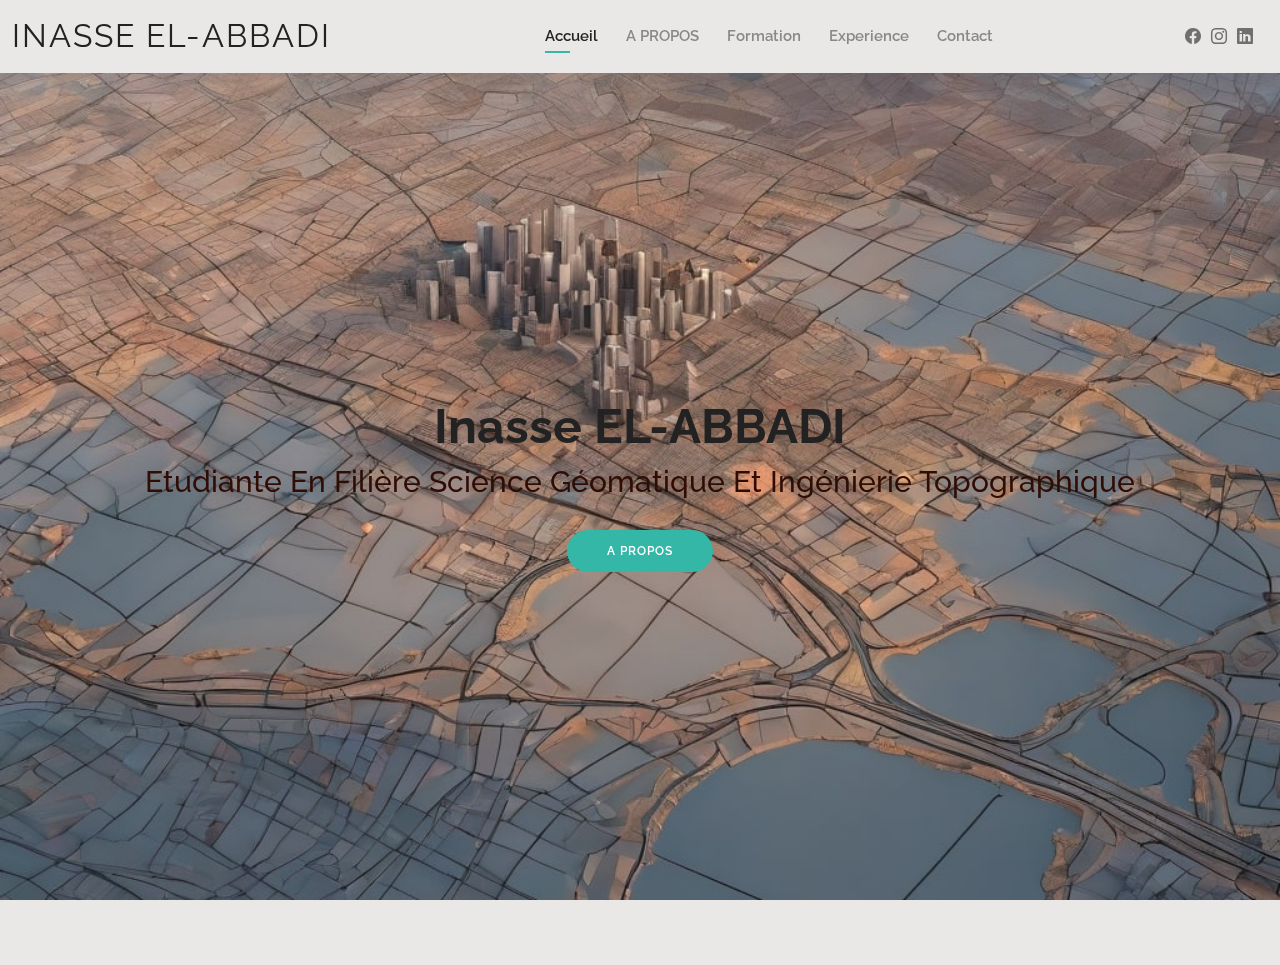
<file: index.html>
<!DOCTYPE html>
<html lang="en">

<head>
  <meta charset="utf-8">
  <meta content="width=device-width, initial-scale=1.0" name="viewport">

  <title>EL ABBADI INASSE - Index</title>
  <meta content="" name="description">
  <meta content="" name="keywords">

  <!-- Favicons -->
  <link href="assets/img/favicon.png" rel="icon">
  <link href="assets/img/apple-touch-icon.png" rel="apple-touch-icon">

  <!-- Google Fonts -->
  <link href="https://fonts.googleapis.com/css?family=Open+Sans:300,300i,400,400i,600,600i,700,700i|Raleway:300,300i,400,400i,500,500i,600,600i,700,700i|Poppins:300,300i,400,400i,500,500i,600,600i,700,700i" rel="stylesheet">

  <!-- Vendor CSS Files -->
  <link href="assets/vendor/aos/aos.css" rel="stylesheet">
  <link href="assets/vendor/bootstrap/css/bootstrap.min.css" rel="stylesheet">
  <link href="assets/vendor/bootstrap-icons/bootstrap-icons.css" rel="stylesheet">
  <link href="assets/vendor/boxicons/css/boxicons.min.css" rel="stylesheet">
  <link href="assets/vendor/glightbox/css/glightbox.min.css" rel="stylesheet">
  <link href="assets/vendor/swiper/swiper-bundle.min.css" rel="stylesheet">

  <!-- Template Main CSS File -->
  <link href="assets/css/style.css" rel="stylesheet">

  <!-- =======================================================
  * Template Name: Kelly
  * Updated: Sep 18 2023 with Bootstrap v5.3.2
  * Template URL: https://bootstrapmade.com/kelly-free-bootstrap-cv-resume-html-template/
  * Author: BootstrapMade.com
  * License: https://bootstrapmade.com/license/
  ======================================================== -->
</head>

<body>

  <!-- ======= Header ======= -->
  <header id="header" class="fixed-top">
    <div class="container-fluid d-flex justify-content-between align-items-center">

      <h1 class="logo me-auto me-lg-0"><a href="index.html">inasse EL-ABBADI</a></h1>
      <!-- Uncomment below if you prefer to use an image logo -->
      <!-- <a href="index.html" class="logo"><img src="assets/img/logo.png" alt="" class="img-fluid"></a>-->

      <nav id="navbar" class="navbar order-last order-lg-0">
        <ul>
          <li><a class="active" href="index.html">Accueil</a></li>
          <li><a href="about.html">A PROPOS </a></li>
          <li><a href="resume.html">Formation</a></li>
          <li><a href="services.html">Experience</a></li>
          <li><a href="contact.html">Contact</a></li>
        </ul>
        <i class="bi bi-list mobile-nav-toggle"></i>
      </nav><!-- .navbar -->

      <div class="header-social-links">
        <a href="https://web.facebook.com/abbadi.inasse/?locale=hi_IN&_rdc=1&_rdr" class="facebook"><i class="bi bi-facebook"></i></a>
        <a href="https://www.instagram.com/inasse.abbadi/" class="instagram"><i class="bi bi-instagram"></i></a>
        <a href="https://www.linkedin.com/in/el-abbadi-inasse-2b7200200/?trk=people-guest_people_search-card&originalSubdomain=ma" class="linkedin"><i class="bi bi-linkedin"></i></i></a>
      </div>

    </div>

  </header><!-- End Header -->

  <!-- ======= Hero Section ======= -->
  <section id="hero" class="d-flex align-items-center">
    <div class="container d-flex flex-column align-items-center" data-aos="zoom-in" data-aos-delay="100">
      <h1>Inasse EL-ABBADI</h1>
      <h2> Etudiante En Filière Science Géomatique Et Ingénierie Topographique</h2>
      <a href="about.html" class="btn-about">A PROPOS</a>
    </div>
  </section><!-- End Hero -->

  <!-- ======= Footer ======= -->
  <footer id="footer">
    <div class="container">
      <div class="copyright">
      </div>
      <div class="credits">
        <!-- All the links in the footer should remain intact. -->
        <!-- You can delete the links only if you purchased the pro version. -->
        <!-- Licensing information: https://bootstrapmade.com/license/ -->
        <!-- Purchase the pro version with working PHP/AJAX contact form: https://bootstrapmade.com/kelly-free-bootstrap-cv-resume-html-template/ -->
      </div>
    </div>
  </footer><!-- End  Footer -->

  <div id="preloader"></div>
  <a href="#" class="back-to-top d-flex align-items-center justify-content-center"><i class="bi bi-arrow-up-short"></i></a>

  <!-- Vendor JS Files -->
  <script src="assets/vendor/purecounter/purecounter_vanilla.js"></script>
  <script src="assets/vendor/aos/aos.js"></script>
  <script src="assets/vendor/bootstrap/js/bootstrap.bundle.min.js"></script>
  <script src="assets/vendor/glightbox/js/glightbox.min.js"></script>
  <script src="assets/vendor/isotope-layout/isotope.pkgd.min.js"></script>
  <script src="assets/vendor/swiper/swiper-bundle.min.js"></script>
  <script src="assets/vendor/waypoints/noframework.waypoints.js"></script>
  <script src="assets/vendor/php-email-form/validate.js"></script>

  <!-- Template Main JS File -->
  <script src="assets/js/main.js"></script>

</body>

</html>
</file>
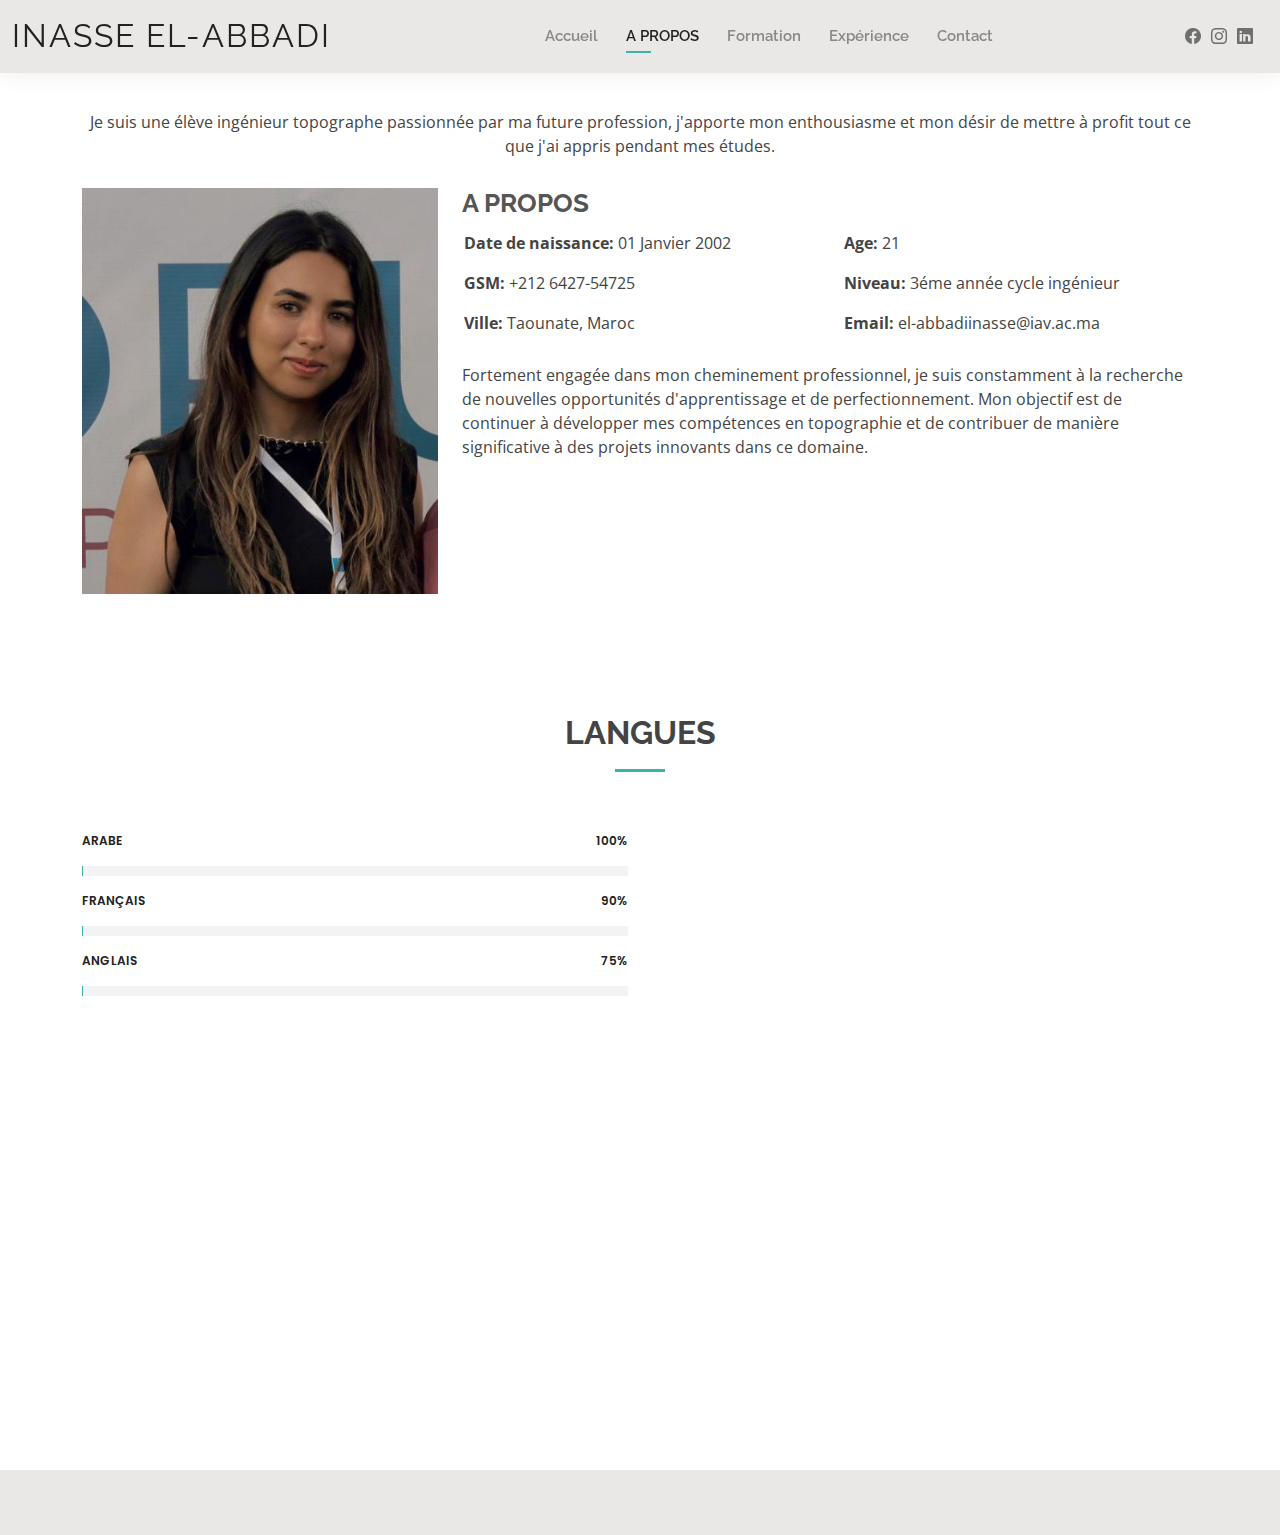
<file: about.html>
<!DOCTYPE html>
<html lang="en">

<head>
  <meta charset="utf-8">
  <meta content="width=device-width, initial-scale=1.0" name="viewport">

  <title>A PROPOS - Inasse EL_ABBADI Bootstrap Template</title>
  <meta content="" name="description">
  <meta content="" name="keywords">

  <!-- Favicons -->
  <link href="assets/img/favicon.png" rel="icon">
  <link href="assets/img/apple-touch-icon.png" rel="apple-touch-icon">

  <!-- Google Fonts -->
  <link href="https://fonts.googleapis.com/css?family=Open+Sans:300,300i,400,400i,600,600i,700,700i|Raleway:300,300i,400,400i,500,500i,600,600i,700,700i|Poppins:300,300i,400,400i,500,500i,600,600i,700,700i" rel="stylesheet">

  <!-- Vendor CSS Files -->
  <link href="assets/vendor/aos/aos.css" rel="stylesheet">
  <link href="assets/vendor/bootstrap/css/bootstrap.min.css" rel="stylesheet">
  <link href="assets/vendor/bootstrap-icons/bootstrap-icons.css" rel="stylesheet">
  <link href="assets/vendor/boxicons/css/boxicons.min.css" rel="stylesheet">
  <link href="assets/vendor/glightbox/css/glightbox.min.css" rel="stylesheet">
  <link href="assets/vendor/swiper/swiper-bundle.min.css" rel="stylesheet">

  <!-- Template Main CSS File -->
  <link href="assets/css/style.css" rel="stylesheet">

  <!-- =======================================================
  * Template Name: Kelly
  * Updated: Sep 18 2023 with Bootstrap v5.3.2
  * Template URL: https://bootstrapmade.com/kelly-free-bootstrap-cv-resume-html-template/
  * Author: BootstrapMade.com
  * License: https://bootstrapmade.com/license/
  ======================================================== -->
</head>

<body>

  <!-- ======= Header ======= -->
  <header id="header" class="fixed-top">
    <div class="container-fluid d-flex justify-content-between align-items-center">

      <h1 class="logo me-auto me-lg-0"><a href="index.html">Inasse EL-ABBADI </a></h1>
      <!-- Uncomment below if you prefer to use an image logo -->
      <!-- <a href="index.html" class="logo"><img src="assets/img/logo.png" alt="" class="img-fluid"></a>-->

      <nav id="navbar" class="navbar order-last order-lg-0">
        <ul>
          <li><a href="index.html">Accueil</a></li>
          <li><a class="active" href="about.html">A PROPOS</a></li>
          <li><a href="resume.html">Formation</a></li>
          <li><a href="services.html">Expérience</a></li>
          <li><a href="contact.html">Contact</a></li>
        </ul>
        <i class="bi bi-list mobile-nav-toggle"></i>
      </nav><!-- .navbar -->

      <div class="header-social-links">
        <a href="https://web.facebook.com/abbadi.inasse/?locale=hi_IN&_rdc=1&_rdr" class="facebook"><i class="bi bi-facebook"></i></a>
        <a href="https://www.instagram.com/inasse.abbadi/" class="instagram"><i class="bi bi-instagram"></i></a>
        <a href="https://www.linkedin.com/in/el-abbadi-inasse-2b7200200/?trk=people-guest_people_search-card&originalSubdomain=ma" class="linkedin"><i class="bi bi-linkedin"></i></i></a>
      </div>

    </div>

  </header><!-- End Header -->

  <main id="main">

    <!-- ======= About Section ======= -->
    <section id="about" class="about">
      <div class="container" data-aos="fade-up">

        <div class="section-title">
          <p>Je suis une élève ingénieur topographe passionnée par ma future profession, j'apporte mon enthousiasme et mon désir de mettre à profit tout ce que j'ai appris pendant mes études.
</p>
        </div>

        <div class="row">
          <div class="col-lg-4">
            <img src="assets/img/about.jpeg" class="img-fluid" alt="">
          </div>
          <div class="col-lg-8 pt-4 pt-lg-0 content">
            <h3> A PROPOS</h3>
            <div class="row">
              <div class="col-lg-6">
                <ul>
                  <li><i class="bi bi-rounded-right"></i> <strong>Date de naissance:</strong> 01 Janvier 2002</li>
                  <li><i class="bi bi-rounded-right"></i> <strong>GSM:</strong> +212 6427-54725</li>
                  <li><i class="bi bi-rounded-right"></i> <strong>Ville:</strong> Taounate, Maroc</li>
                </ul>
              </div>
              <div class="col-lg-6">
                <ul>
                  <li><i class="bi bi-rounded-right"></i> <strong>Age:</strong> 21</li>
                  <li><i class="bi bi-rounded-right"></i> <strong>Niveau:</strong> 3éme année cycle ingénieur</li>
                  <li><i class="bi bi-rounded-right"></i> <strong>Email:</strong> el-abbadiinasse@iav.ac.ma</li>
                </ul>
              </div>
            </div>
            <p>
             Fortement engagée dans mon cheminement professionnel, je suis constamment à la recherche de nouvelles opportunités d'apprentissage et de perfectionnement. Mon objectif est de continuer à développer mes compétences en topographie et de contribuer de manière significative à des projets innovants dans ce domaine.
          </div>
        </div>

      </div>
    </section><!-- End About Section -->

    <!-- ======= langue Section ======= -->
    <section id="skills" class="skills">
      <div class="container" data-aos="fade-up">

        <div class="section-title">
          <h2>Langues</h2>
        </div>

        <div class="row skills-content">

          <div class="col-lg-6">

            <div class="progress">
              <span class="skill">Arabe<i class="val">100%</i></span>
              <div class="progress-bar-wrap">
                <div class="progress-bar" role="progressbar" aria-valuenow="100" aria-valuemin="0" aria-valuemax="100"></div>
              </div>
            </div>

            <div class="progress">
              <span class="skill">Français<i class="val">90%</i></span>
              <div class="progress-bar-wrap">
                <div class="progress-bar" role="progressbar" aria-valuenow="90" aria-valuemin="0" aria-valuemax="100"></div>
              </div>
            </div>

            <div class="progress">
              <span class="skill">Anglais<i class="val">75%</i></span>
              <div class="progress-bar-wrap">
                <div class="progress-bar" role="progressbar" aria-valuenow="75" aria-valuemin="0" aria-valuemax="100"></div>
              </div>
            </div>

          </div>

            </div>

          </div>

        </div>

      </div>
    </section><!-- End Skills Section -->

<section id="skills" class="skills">
      <div class="container" data-aos="fade-up">
        <div class="row skills-content">
          <div class="section-title">
          <h2>Compétences</h2>
        </div>

          <div class="col-lg-6">

            <div class="progress">
              <span class="skill">Communication <i class="val">100%</i></span>
              <div class="progress-bar-wrap">
                <div class="progress-bar" role="progressbar" aria-valuenow="100" aria-valuemin="0" aria-valuemax="100"></div>
              </div>
            </div>

            <div class="progress">
              <span class="skill">Gestion <i class="val">100%</i></span>
              <div class="progress-bar-wrap">
                <div class="progress-bar" role="progressbar" aria-valuenow="90" aria-valuemin="0" aria-valuemax="100"></div>
              </div>
            </div>

            <div class="progress">
              <span class="skill">Travail en équipe <i class="val">75%</i></span>
              <div class="progress-bar-wrap">
                <div class="progress-bar" role="progressbar" aria-valuenow="75" aria-valuemin="0" aria-valuemax="100"></div>
              </div>
            </div>

          </div>

          <div class="col-lg-6">

            <div class="progress">
              <span class="skill">Programmation <i class="val">80%</i></span>
              <div class="progress-bar-wrap">
                <div class="progress-bar" role="progressbar" aria-valuenow="80" aria-valuemin="0" aria-valuemax="100"></div>
              </div>
            </div>

            <div class="progress">
              <span class="skill">polyvalence <i class="val">90%</i></span>
              <div class="progress-bar-wrap">
                <div class="progress-bar" role="progressbar" aria-valuenow="90" aria-valuemin="0" aria-valuemax="100"></div>
              </div>
            </div>

          </div>

        </div>

      </div>
    </section><!-- End Skills Section -->

  </main><!-- End #main -->

  <!-- ======= Footer ======= -->
  <footer id="footer">
    <div class="container">
      <div class="copyright">
      </div>
      <div class="credits">
        <!-- All the links in the footer should remain intact. -->
        <!-- You can delete the links only if you purchased the pro version. -->
        <!-- Licensing information: https://bootstrapmade.com/license/ -->
        <!-- Purchase the pro version with working PHP/AJAX contact form: https://bootstrapmade.com/kelly-free-bootstrap-cv-resume-html-template/ -->
      </div>
    </div>
  </footer><!-- End  Footer -->

  <div id="preloader"></div>
  <a href="#" class="back-to-top d-flex align-items-center justify-content-center"><i class="bi bi-arrow-up-short"></i></a>

  <!-- Vendor JS Files -->
  <script src="assets/vendor/purecounter/purecounter_vanilla.js"></script>
  <script src="assets/vendor/aos/aos.js"></script>
  <script src="assets/vendor/bootstrap/js/bootstrap.bundle.min.js"></script>
  <script src="assets/vendor/glightbox/js/glightbox.min.js"></script>
  <script src="assets/vendor/isotope-layout/isotope.pkgd.min.js"></script>
  <script src="assets/vendor/swiper/swiper-bundle.min.js"></script>
  <script src="assets/vendor/waypoints/noframework.waypoints.js"></script>
  <script src="assets/vendor/php-email-form/validate.js"></script>

  <!-- Template Main JS File -->
  <script src="assets/js/main.js"></script>

</body>

</html>
</file>
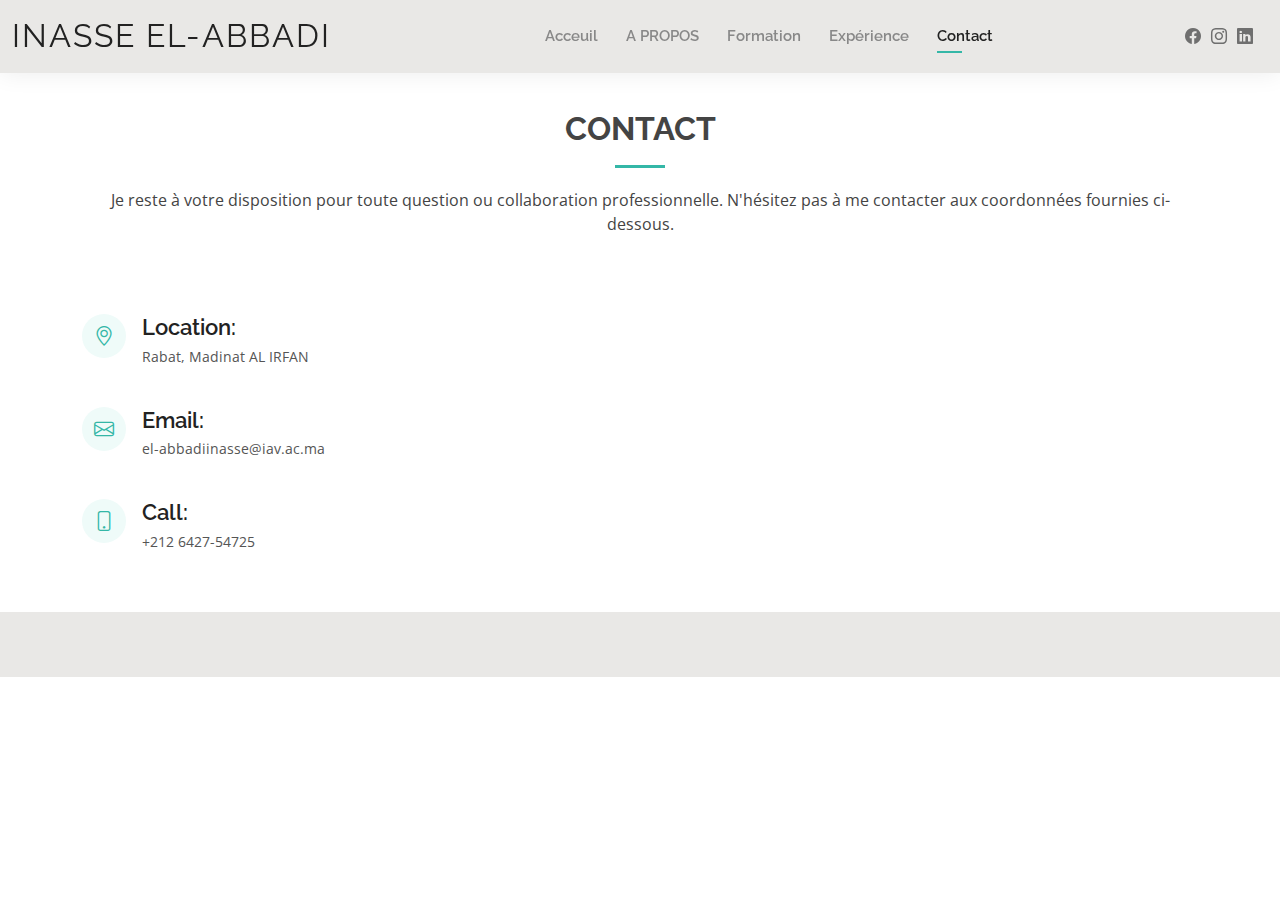
<file: contact.html>
<!DOCTYPE html>
<html lang="en">

<head>
  <meta charset="utf-8">
  <meta content="width=device-width, initial-scale=1.0" name="viewport">

  <title>Contact - inasse el abbadi  Bootstrap Template</title>
  <meta content="" name="description">
  <meta content="" name="keywords">

  <!-- Favicons -->
  <link href="assets/img/favicon.png" rel="icon">
  <link href="assets/img/apple-touch-icon.png" rel="apple-touch-icon">

  <!-- Google Fonts -->
  <link href="https://fonts.googleapis.com/css?family=Open+Sans:300,300i,400,400i,600,600i,700,700i|Raleway:300,300i,400,400i,500,500i,600,600i,700,700i|Poppins:300,300i,400,400i,500,500i,600,600i,700,700i" rel="stylesheet">

  <!-- Vendor CSS Files -->
  <link href="assets/vendor/aos/aos.css" rel="stylesheet">
  <link href="assets/vendor/bootstrap/css/bootstrap.min.css" rel="stylesheet">
  <link href="assets/vendor/bootstrap-icons/bootstrap-icons.css" rel="stylesheet">
  <link href="assets/vendor/boxicons/css/boxicons.min.css" rel="stylesheet">
  <link href="assets/vendor/glightbox/css/glightbox.min.css" rel="stylesheet">
  <link href="assets/vendor/swiper/swiper-bundle.min.css" rel="stylesheet">

  <!-- Template Main CSS File -->
  <link href="assets/css/style.css" rel="stylesheet">

  <!-- =======================================================
  * Template Name: Kelly
  * Updated: Sep 18 2023 with Bootstrap v5.3.2
  * Template URL: https://bootstrapmade.com/kelly-free-bootstrap-cv-resume-html-template/
  * Author: BootstrapMade.com
  * License: https://bootstrapmade.com/license/
  ======================================================== -->
</head>

<body>

  <!-- ======= Header ======= -->
  <header id="header" class="fixed-top">
    <div class="container-fluid d-flex justify-content-between align-items-center">

      <h1 class="logo me-auto me-lg-0"><a href="index.html">inasse EL-ABBADI</a></h1>
      <!-- Uncomment below if you prefer to use an image logo -->
      <!-- <a href="index.html" class="logo"><img src="assets/img/logo.png" alt="" class="img-fluid"></a>-->

      <nav id="navbar" class="navbar order-last order-lg-0">
        <ul>
          <li><a href="index.html"> Acceuil</a></li>
          <li><a href="about.html">A PROPOS</a></li>
          <li><a href="resume.html">Formation</a></li>
          <li><a href="services.html">Expérience</a></li>
          <li><a class="active" href="contact.html">Contact</a></li>
        </ul>
        <i class="bi bi-list mobile-nav-toggle"></i>
      </nav><!-- .navbar -->

      <div class="header-social-links">
        <a href="https://web.facebook.com/abbadi.inasse/?locale=hi_IN&_rdc=1&_rdr" class="facebook"><i class="bi bi-facebook"></i></a>
        <a href="https://www.instagram.com/inasse.abbadi/" class="instagram"><i class="bi bi-instagram"></i></a>
        <a href="https://www.linkedin.com/in/el-abbadi-inasse-2b7200200/?trk=people-guest_people_search-card&originalSubdomain=ma" class="linkedin"><i class="bi bi-linkedin"></i></i></a>
      </div>

    </div>

  </header><!-- End Header -->

  <main id="main">

    <!-- ======= Contact Section ======= -->
    <section id="contact" class="contact">
      <div class="container" data-aos="fade-up">

        <div class="section-title">
          <h2>Contact</h2>
          <p>Je reste à votre disposition pour toute question ou collaboration professionnelle. N'hésitez pas à me contacter aux coordonnées fournies ci-dessous.</p>
        </div>

        <div class="row mt-5">

          <div class="col-lg-4">
            <div class="info">
              <div class="address">
                <i class="bi bi-geo-alt"></i>
                <h4>Location:</h4>
                <p>Rabat, Madinat AL IRFAN</p>
              </div>

              <div class="email">
                <i class="bi bi-envelope"></i>
                <h4>Email:</h4>
                <p>el-abbadiinasse@iav.ac.ma</p>
              </div>

              <div class="phone">
                <i class="bi bi-phone"></i>
                <h4>Call:</h4>
                <p>+212 6427-54725</p>
              </div>

            </div>

          </div>

        </div>

      </div>
    </section><!-- End Contact Section -->

  </main><!-- End #main -->

  <!-- ======= Footer ======= -->
  <footer id="footer">
    <div class="container">
      <div class="copyright">
      </div>
      <div class="credits">
        <!-- All the links in the footer should remain intact. -->
        <!-- You can delete the links only if you purchased the pro version. -->
        <!-- Licensing information: https://bootstrapmade.com/license/ -->
        <!-- Purchase the pro version with working PHP/AJAX contact form: https://bootstrapmade.com/kelly-free-bootstrap-cv-resume-html-template/ -->
      </div>
    </div>
  </footer><!-- End  Footer -->

  <div id="preloader"></div>
  <a href="#" class="back-to-top d-flex align-items-center justify-content-center"><i class="bi bi-arrow-up-short"></i></a>

  <!-- Vendor JS Files -->
  <script src="assets/vendor/purecounter/purecounter_vanilla.js"></script>
  <script src="assets/vendor/aos/aos.js"></script>
  <script src="assets/vendor/bootstrap/js/bootstrap.bundle.min.js"></script>
  <script src="assets/vendor/glightbox/js/glightbox.min.js"></script>
  <script src="assets/vendor/isotope-layout/isotope.pkgd.min.js"></script>
  <script src="assets/vendor/swiper/swiper-bundle.min.js"></script>
  <script src="assets/vendor/waypoints/noframework.waypoints.js"></script>
  <script src="assets/vendor/php-email-form/validate.js"></script>

  <!-- Template Main JS File -->
  <script src="assets/js/main.js"></script>

</body>

</html>
</file>
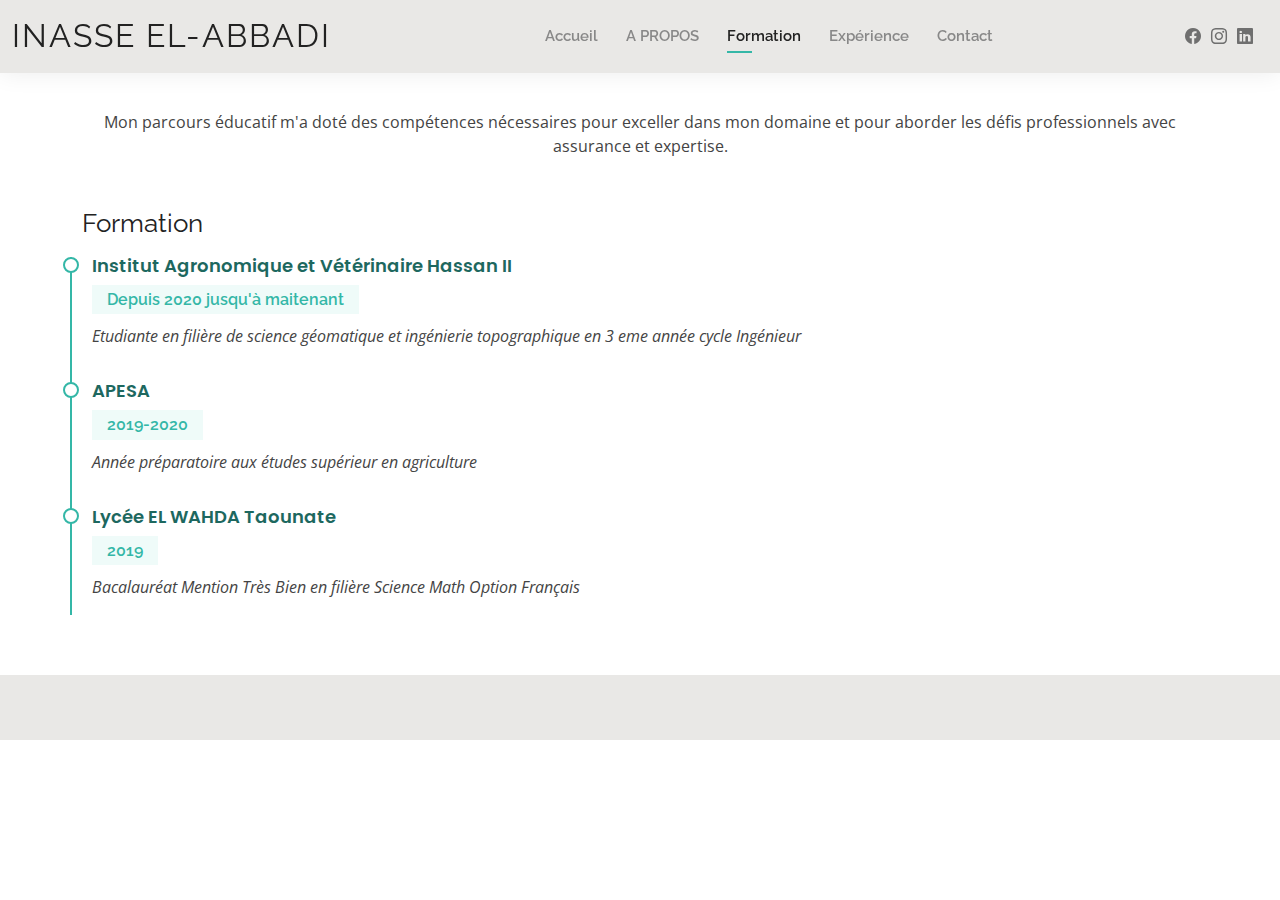
<file: resume.html>
<!DOCTYPE html>
<html lang="en">

<head>
  <meta charset="utf-8">
  <meta content="width=device-width, initial-scale=1.0" name="viewport">

  <title>Formation - Kelly Bootstrap Template</title>
  <meta content="" name="description">
  <meta content="" name="keywords">

  <!-- Favicons -->
  <link href="assets/img/favicon.png" rel="icon">
  <link href="assets/img/apple-touch-icon.png" rel="apple-touch-icon">

  <!-- Google Fonts -->
  <link href="https://fonts.googleapis.com/css?family=Open+Sans:300,300i,400,400i,600,600i,700,700i|Raleway:300,300i,400,400i,500,500i,600,600i,700,700i|Poppins:300,300i,400,400i,500,500i,600,600i,700,700i" rel="stylesheet">

  <!-- Vendor CSS Files -->
  <link href="assets/vendor/aos/aos.css" rel="stylesheet">
  <link href="assets/vendor/bootstrap/css/bootstrap.min.css" rel="stylesheet">
  <link href="assets/vendor/bootstrap-icons/bootstrap-icons.css" rel="stylesheet">
  <link href="assets/vendor/boxicons/css/boxicons.min.css" rel="stylesheet">
  <link href="assets/vendor/glightbox/css/glightbox.min.css" rel="stylesheet">
  <link href="assets/vendor/swiper/swiper-bundle.min.css" rel="stylesheet">

  <!-- Template Main CSS File -->
  <link href="assets/css/style.css" rel="stylesheet">

  <!-- =======================================================
  * Template Name: Kelly
  * Updated: Sep 18 2023 with Bootstrap v5.3.2
  * Template URL: https://bootstrapmade.com/kelly-free-bootstrap-cv-resume-html-template/
  * Author: BootstrapMade.com
  * License: https://bootstrapmade.com/license/
  ======================================================== -->
</head>

<body>

  <!-- ======= Header ======= -->
  <header id="header" class="fixed-top">
    <div class="container-fluid d-flex justify-content-between align-items-center">

      <h1 class="logo me-auto me-lg-0"><a href="index.html">Inasse EL-ABBADI</a></h1>
      <!-- Uncomment below if you prefer to use an image logo -->
      <!-- <a href="index.html" class="logo"><img src="assets/img/logo.png" alt="" class="img-fluid"></a>-->

      <nav id="navbar" class="navbar order-last order-lg-0">
        <ul>
          <li><a href="index.html">Accueil</a></li>
          <li><a href="about.html">A PROPOS</a></li>
          <li><a class="active" href="resume.html">Formation</a></li>
          <li><a href="services.html">Expérience</a></li>
          <li><a href="contact.html">Contact</a></li>
        </ul>
        <i class="bi bi-list mobile-nav-toggle"></i>
      </nav><!-- .navbar -->

      <div class="header-social-links">
        <a href="https://web.facebook.com/abbadi.inasse/?locale=hi_IN&_rdc=1&_rdr" class="facebook"><i class="bi bi-facebook"></i></a>
        <a href="https://www.instagram.com/inasse.abbadi/" class="instagram"><i class="bi bi-instagram"></i></a>
        <a href="https://www.linkedin.com/in/el-abbadi-inasse-2b7200200/?trk=people-guest_people_search-card&originalSubdomain=ma" class="linkedin"><i class="bi bi-linkedin"></i></i></a>
      </div>

    </div>

  </header><!-- End Header -->

  <main id="main">

    <!-- ======= Resume Section ======= -->
    <section id="resume" class="resume">
      <div class="container" data-aos="fade-up">

        <div class="section-title">
          
          <p>Mon parcours éducatif m'a doté des compétences nécessaires pour exceller dans mon domaine et pour aborder les défis professionnels avec assurance et expertise.</p>
        </div>

        <div class="row">
            <h3 class="resume-title">Formation</h3>
            <div class="resume-item">
              <h4>Institut Agronomique et Vétérinaire Hassan II</h4>
              <h5>Depuis 2020 jusqu'à maitenant</h5>
              <p><em>Etudiante en filière de science géomatique et ingénierie topographique en 3 eme année cycle Ingénieur</em></p>
            </div>
            <div class="resume-item">
              <h4>APESA</h4>
              <h5>2019-2020</h5>
              <p><em> Année préparatoire aux études supérieur en agriculture </em></p>
            </div>
              <div class="resume-item">
              <h4>Lycée EL WAHDA Taounate</h4>
              <h5>2019</h5>
              <p><em> Bacalauréat Mention Très Bien en filière Science Math Option Français </em></p>
            </div>
            </div>
          </div>

          </div>
        </div>

      </div>
    </section><!-- End Resume Section -->

  </main><!-- End #main -->

  <!-- ======= Footer ======= -->
  <footer id="footer">
    <div class="container">
      <div class="copyright">
      </div>
      <div class="credits">
        <!-- All the links in the footer should remain intact. -->
        <!-- You can delete the links only if you purchased the pro version. -->
        <!-- Licensing information: https://bootstrapmade.com/license/ -->
        <!-- Purchase the pro version with working PHP/AJAX contact form: https://bootstrapmade.com/kelly-free-bootstrap-cv-resume-html-template/ -->
      </div>
    </div>
  </footer><!-- End  Footer -->

  <div id="preloader"></div>
  <a href="#" class="back-to-top d-flex align-items-center justify-content-center"><i class="bi bi-arrow-up-short"></i></a>

  <!-- Vendor JS Files -->
  <script src="assets/vendor/purecounter/purecounter_vanilla.js"></script>
  <script src="assets/vendor/aos/aos.js"></script>
  <script src="assets/vendor/bootstrap/js/bootstrap.bundle.min.js"></script>
  <script src="assets/vendor/glightbox/js/glightbox.min.js"></script>
  <script src="assets/vendor/isotope-layout/isotope.pkgd.min.js"></script>
  <script src="assets/vendor/swiper/swiper-bundle.min.js"></script>
  <script src="assets/vendor/waypoints/noframework.waypoints.js"></script>
  <script src="assets/vendor/php-email-form/validate.js"></script>

  <!-- Template Main JS File -->
  <script src="assets/js/main.js"></script>

</body>

</html>
</file>
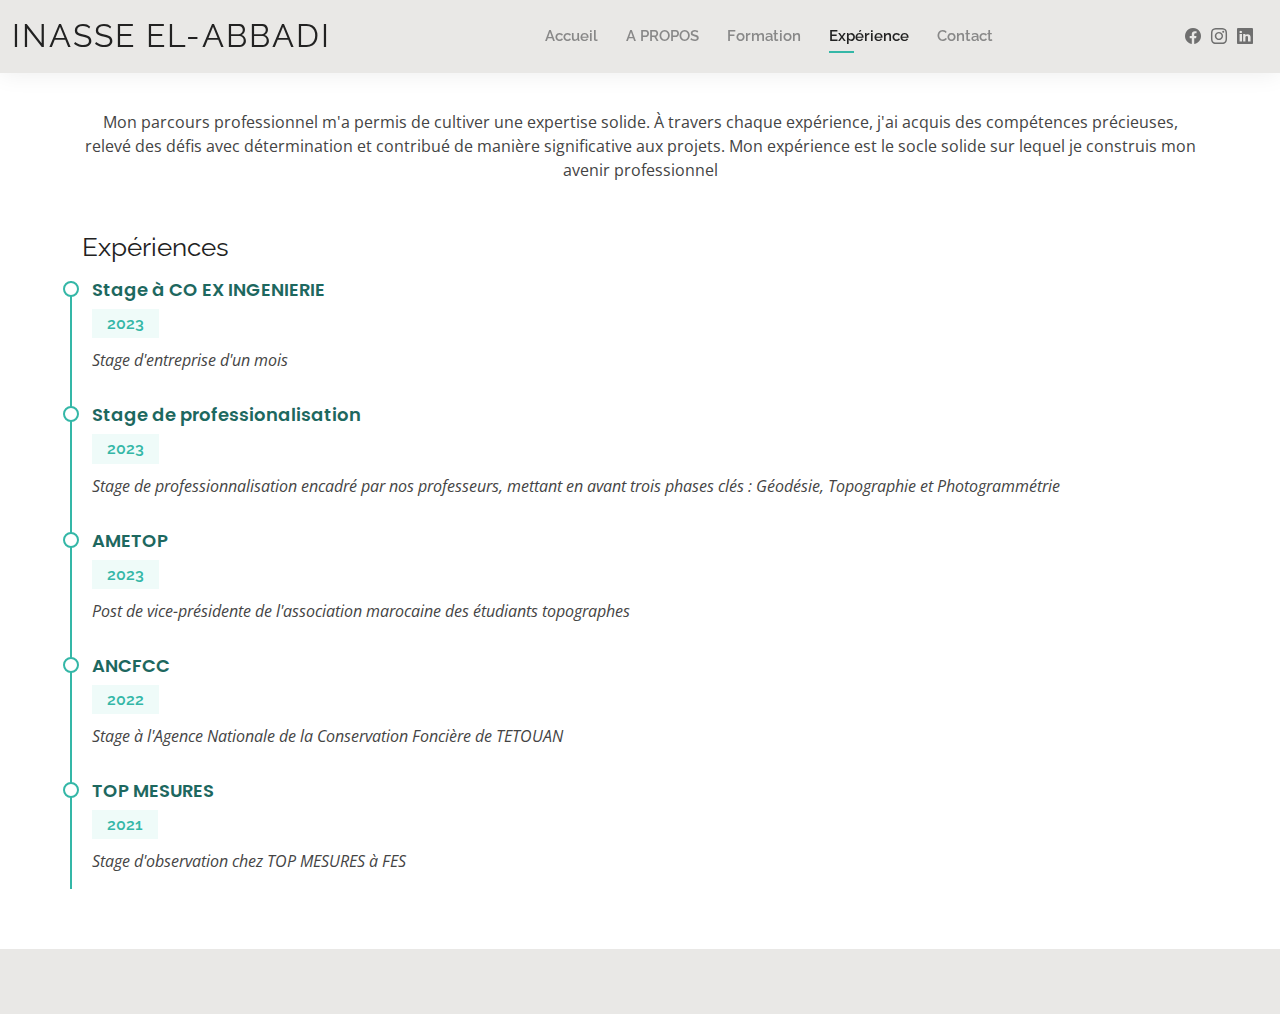
<file: services.html>
<!DOCTYPE html>
<html lang="en">

<head>
  <meta charset="utf-8">
  <meta content="width=device-width, initial-scale=1.0" name="viewport">

  <title>Experience - inasse Bootstrap Template</title>
  <meta content="" name="description">
  <meta content="" name="keywords">

  <!-- Favicons -->
  <link href="assets/img/favicon.png" rel="icon">
  <link href="assets/img/apple-touch-icon.png" rel="apple-touch-icon">

  <!-- Google Fonts -->
  <link href="https://fonts.googleapis.com/css?family=Open+Sans:300,300i,400,400i,600,600i,700,700i|Raleway:300,300i,400,400i,500,500i,600,600i,700,700i|Poppins:300,300i,400,400i,500,500i,600,600i,700,700i" rel="stylesheet">

  <!-- Vendor CSS Files -->
  <link href="assets/vendor/aos/aos.css" rel="stylesheet">
  <link href="assets/vendor/bootstrap/css/bootstrap.min.css" rel="stylesheet">
  <link href="assets/vendor/bootstrap-icons/bootstrap-icons.css" rel="stylesheet">
  <link href="assets/vendor/boxicons/css/boxicons.min.css" rel="stylesheet">
  <link href="assets/vendor/glightbox/css/glightbox.min.css" rel="stylesheet">
  <link href="assets/vendor/swiper/swiper-bundle.min.css" rel="stylesheet">

  <!-- Template Main CSS File -->
  <link href="assets/css/style.css" rel="stylesheet">

  <!-- =======================================================
  * Template Name: Kelly
  * Updated: Sep 18 2023 with Bootstrap v5.3.2
  * Template URL: https://bootstrapmade.com/kelly-free-bootstrap-cv-resume-html-template/
  * Author: BootstrapMade.com
  * License: https://bootstrapmade.com/license/
  ======================================================== -->
</head>

<body>

  <!-- ======= Header ======= -->
  <header id="header" class="fixed-top">
    <div class="container-fluid d-flex justify-content-between align-items-center">

      <h1 class="logo me-auto me-lg-0"><a href="index.html">Inasse EL-ABBADI</a></h1>
      <!-- Uncomment below if you prefer to use an image logo -->
      <!-- <a href="index.html" class="logo"><img src="assets/img/logo.png" alt="" class="img-fluid"></a>-->

      <nav id="navbar" class="navbar order-last order-lg-0">
        <ul>
          <li><a href="index.html">Accueil</a></li>
          <li><a href="about.html">A PROPOS</a></li>
          <li><a href="resume.html">Formation</a></li>
          <li><a class="active" href="services.html">Expérience</a></li>
          <li><a href="contact.html">Contact</a></li>
        </ul>
        <i class="bi bi-list mobile-nav-toggle"></i>
      </nav><!-- .navbar -->

      <div class="header-social-links">
        <a href="https://web.facebook.com/abbadi.inasse/?locale=hi_IN&_rdc=1&_rdr" class="facebook"><i class="bi bi-facebook"></i></a>
        <a href="https://www.instagram.com/inasse.abbadi/" class="instagram"><i class="bi bi-instagram"></i></a>
        <a href="https://www.linkedin.com/in/el-abbadi-inasse-2b7200200/?trk=people-guest_people_search-card&originalSubdomain=ma" class="linkedin"><i class="bi bi-linkedin"></i></i></a>
      </div>

    </div>

  </header><!-- End Header -->

  <main id="main">

    <!-- ======= Resume Section ======= -->
    <section id="resume" class="resume">
      <div class="container" data-aos="fade-up">

        <div class="section-title">
          
          <p>Mon parcours professionnel m'a permis de cultiver une expertise solide. À travers chaque expérience, j'ai acquis des compétences précieuses, relevé des défis avec détermination et contribué de manière significative aux projets. Mon expérience est le socle solide sur lequel je construis mon avenir professionnel</p>
        </div>

        <div class="row">
            <h3 class="resume-title">Expériences</h3>
            <div class="resume-item">
              <h4>Stage à CO EX INGENIERIE </h4>
              <h5>2023</h5>
              <p><em>Stage d'entreprise d'un mois </em></p>
            </div>
            <div class="resume-item">
              <h4>Stage de professionalisation</h4>
              <h5>2023</h5>
              <p><em> Stage de professionnalisation encadré par nos professeurs, mettant en avant trois phases clés : Géodésie, Topographie et Photogrammétrie</em></p>
            </div>
              <div class="resume-item">
              <h4>AMETOP</h4>
              <h5>2023</h5>
              <p><em> Post de vice-présidente de l'association marocaine des étudiants topographes </em></p>
            </div>
             <div class="resume-item">
              <h4>ANCFCC</h4>
              <h5>2022</h5>
              <p><em> Stage à l'Agence Nationale de la Conservation Foncière de TETOUAN </em></p>
            </div>
             <div class="resume-item">
              <h4>TOP MESURES</h4>
              <h5>2021</h5>
              <p><em> Stage d'observation chez TOP MESURES à FES </em></p>
            </div>


            </div>
          </div>

          </div>
        </div>

      </div>
    </section><!-- End Resume Section -->

  </main><!-- End #main -->

  <!-- ======= Footer ======= -->
  <footer id="footer">
    <div class="container">
      <div class="copyright">
      </div>
      <div class="credits">
        <!-- All the links in the footer should remain intact. -->
        <!-- You can delete the links only if you purchased the pro version. -->
        <!-- Licensing information: https://bootstrapmade.com/license/ -->
        <!-- Purchase the pro version with working PHP/AJAX contact form: https://bootstrapmade.com/kelly-free-bootstrap-cv-resume-html-template/ -->
      </div>
    </div>
  </footer><!-- End  Footer -->

  <div id="preloader"></div>
  <a href="#" class="back-to-top d-flex align-items-center justify-content-center"><i class="bi bi-arrow-up-short"></i></a>

  <!-- Vendor JS Files -->
  <script src="assets/vendor/purecounter/purecounter_vanilla.js"></script>
  <script src="assets/vendor/aos/aos.js"></script>
  <script src="assets/vendor/bootstrap/js/bootstrap.bundle.min.js"></script>
  <script src="assets/vendor/glightbox/js/glightbox.min.js"></script>
  <script src="assets/vendor/isotope-layout/isotope.pkgd.min.js"></script>
  <script src="assets/vendor/swiper/swiper-bundle.min.js"></script>
  <script src="assets/vendor/waypoints/noframework.waypoints.js"></script>
  <script src="assets/vendor/php-email-form/validate.js"></script>

  <!-- Template Main JS File -->
  <script src="assets/js/main.js"></script>

</body>

</html>
</file>
<file: assets/css/style.css>
/**
* Template Name: EL-ABBADI
* Updated: Sep 18 2023 with Bootstrap v5.3.2
* Template URL: https://bootstrapmade.com/kelly-free-bootstrap-cv-resume-html-template/
* Author: BootstrapMade.com
* License: https://bootstrapmade.com/license/
*/

/*--------------------------------------------------------------
# General
--------------------------------------------------------------*/
body {
  font-family: "Open Sans", sans-serif;
  color: #444444;
}

a {
  color: #34b7a7;
  text-decoration: none;
}

a:hover {
  color: #51cdbe;
  text-decoration: none;
}

h1,
h2,
h3,
h4,
h5,
h6 {
  font-family: "Raleway", sans-serif;
}

#main {
  margin-top: 50px;
}

@media (max-width: 992px) {
  #main {
    margin-top: 30px;
  }
}

/*--------------------------------------------------------------
# Preloader
--------------------------------------------------------------*/
#preloader {
  position: fixed;
  top: 0;
  left: 0;
  right: 0;
  bottom: 0;
  z-index: 9999;
  overflow: hidden;
  background: #fff;
}

#preloader:before {
  content: "";
  position: fixed;
  top: calc(50% - 30px);
  left: calc(50% - 30px);
  border: 6px solid #34b7a7;
  border-top-color: #dcf5f2;
  border-radius: 50%;
  width: 60px;
  height: 60px;
  animation: animate-preloader 1s linear infinite;
}

@keyframes animate-preloader {
  0% {
    transform: rotate(0deg);
  }

  100% {
    transform: rotate(360deg);
  }
}

/*--------------------------------------------------------------
# Back to top button
--------------------------------------------------------------*/
.back-to-top {
  position: fixed;
  visibility: hidden;
  opacity: 0;
  right: 15px;
  bottom: 15px;
  z-index: 996;
  background: #34b7a7;
  width: 40px;
  height: 40px;
  border-radius: 50px;
  transition: all 0.4s;
}

.back-to-top i {
  font-size: 24px;
  color: #fff;
  line-height: 0;
}

.back-to-top:hover {
  background: #49cbbb;
  color: #fff;
}

.back-to-top.active {
  visibility: visible;
  opacity: 1;
}

/*--------------------------------------------------------------
# Header
--------------------------------------------------------------*/
#header {
  background: #e9e8e6;
  box-shadow: 0px 0px 25px 0 rgba(0, 0, 0, 0.08);
  z-index: 997;
  padding: 15px 0;
}

#header .logo {
  font-size: 32px;
  margin: 0;
  padding: 0;
  line-height: 1;
  font-weight: 400;
  letter-spacing: 2px;
  text-transform: uppercase;
}

#header .logo a {
  color: #222222;
}

#header .logo img {
  max-height: 40px;
}

@media (max-width: 992px) {
  #header .logo {
    font-size: 28px;
  }
}

/*--------------------------------------------------------------
# Header Social Links
--------------------------------------------------------------*/
.header-social-links {
  padding-right: 15px;
}

.header-social-links a {
  color: #6f6f6f;
  padding-left: 6px;
  display: inline-block;
  line-height: 0px;
  transition: 0.3s;
  font-size: 16px;
}

.header-social-links a:hover {
  color: #34b7a7;
}

/*--------------------------------------------------------------
# Navigation Menu
--------------------------------------------------------------*/
/**
* Desktop Navigation 
*/
.navbar {
  padding: 0;
}

.navbar ul {
  margin: 0;
  padding: 0;
  display: flex;
  list-style: none;
  align-items: center;
}

.navbar li {
  position: relative;
  padding: 10px 0 10px 28px;
}

.navbar a,
.navbar a:focus {
  display: flex;
  align-items: center;
  justify-content: space-between;
  font-family: "Raleway", sans-serif;
  font-size: 15px;
  font-weight: 600;
  color: #888888;
  white-space: nowrap;
  transition: 0.3s;
  position: relative;
}

.navbar a i,
.navbar a:focus i {
  font-size: 12px;
  line-height: 0;
  margin-left: 5px;
}

.navbar>ul>li>a:before {
  content: "";
  position: absolute;
  width: 0;
  height: 2px;
  bottom: -5px;
  left: 0;
  background-color: #34b7a7;
  visibility: hidden;
  width: 0px;
  transition: all 0.3s ease-in-out 0s;
}

.navbar a:hover:before,
.navbar li:hover>a:before,
.navbar .active:before {
  visibility: visible;
  width: 25px;
}

.navbar a:hover,
.navbar .active,
.navbar .active:focus,
.navbar li:hover>a {
  color: #222222;
}

.navbar .dropdown ul {
  display: block;
  position: absolute;
  left: 14px;
  top: calc(100% + 30px);
  margin: 0;
  padding: 10px 0;
  z-index: 99;
  opacity: 0;
  visibility: hidden;
  background: #fff;
  box-shadow: 0px 0px 30px rgba(127, 137, 161, 0.25);
  transition: 0.3s;
  border-radius: 4px;
}

.navbar .dropdown ul li {
  min-width: 200px;
  padding: 0;
}

.navbar .dropdown ul a {
  padding: 10px 20px;
  font-size: 15px;
  text-transform: none;
  font-weight: 600;
}

.navbar .dropdown ul a i {
  font-size: 12px;
}

.navbar .dropdown ul a:hover,
.navbar .dropdown ul .active:hover,
.navbar .dropdown ul li:hover>a {
  color: #34b7a7;
}

.navbar .dropdown:hover>ul {
  opacity: 1;
  top: 100%;
  visibility: visible;
}

.navbar .dropdown .dropdown ul {
  top: 0;
  left: calc(100% - 30px);
  visibility: hidden;
}

.navbar .dropdown .dropdown:hover>ul {
  opacity: 1;
  top: 0;
  left: 100%;
  visibility: visible;
}

@media (max-width: 1366px) {
  .navbar .dropdown .dropdown ul {
    left: -90%;
  }

  .navbar .dropdown .dropdown:hover>ul {
    left: -100%;
  }
}

/**
* Mobile Navigation 
*/
.mobile-nav-toggle {
  color: #222222;
  font-size: 28px;
  cursor: pointer;
  display: none;
  line-height: 0;
  transition: 0.5s;
}

.mobile-nav-toggle.bi-x {
  color: #fff;
}

@media (max-width: 991px) {
  .mobile-nav-toggle {
    display: block;
  }

  .navbar ul {
    display: none;
  }
}

.navbar-mobile {
  position: fixed;
  overflow: hidden;
  top: 0;
  right: 0;
  left: 0;
  bottom: 0;
  background: rgba(9, 9, 9, 0.9);
  transition: 0.3s;
  z-index: 999;
}

.navbar-mobile .mobile-nav-toggle {
  position: absolute;
  top: 15px;
  right: 15px;
}

.navbar-mobile ul {
  display: block;
  position: absolute;
  top: 55px;
  right: 15px;
  bottom: 15px;
  left: 15px;
  padding: 10px 0;
  border-radius: 10px;
  background-color: #fff;
  overflow-y: auto;
  transition: 0.3s;
}

.navbar-mobile a,
.navbar-mobile a:focus {
  font-size: 15px;
  padding-right: 15px;
  color: #222222;
}

.navbar-mobile a:hover,
.navbar-mobile .active,
.navbar-mobile li:hover>a {
  color: #34b7a7;
}

.navbar-mobile .getstarted,
.navbar-mobile .getstarted:focus {
  margin: 15px;
}

.navbar-mobile .dropdown ul {
  position: static;
  display: none;
  margin: 10px 20px;
  padding: 10px 0;
  z-index: 99;
  opacity: 1;
  visibility: visible;
  background: #fff;
  box-shadow: 0px 0px 30px rgba(127, 137, 161, 0.25);
}

.navbar-mobile .dropdown ul li {
  min-width: 200px;
}

.navbar-mobile .dropdown ul a {
  padding: 10px 20px;
}

.navbar-mobile .dropdown ul a i {
  font-size: 12px;
}

.navbar-mobile .dropdown ul a:hover,
.navbar-mobile .dropdown ul .active:hover,
.navbar-mobile .dropdown ul li:hover>a {
  color: #34b7a7;
}

.navbar-mobile .dropdown>.dropdown-active {
  display: block;
}

/*--------------------------------------------------------------
# Hero Section
--------------------------------------------------------------*/
#hero {
  width: 100%;
  height: 100vh;
  background: url("../img/hero-bg.jpg") ;
  background-size: cover;
}

#hero .container {
  padding-top: 70px;
  position: relative;
}

@media (max-width: 992px) {
  #hero .container {
    padding-top: 58px;
  }
}

#hero h1 {
  margin: 0;
  font-size: 48px;
  font-weight: 700;
  line-height: 56px;
  color: #222222;
}

#hero h2 {
  color: #2F0C04;
  margin: 10px 0 0 0;
  font-size: 30px;
}

#hero .btn-about {
  font-family: "Raleway", sans-serif;
  text-transform: uppercase;
  font-weight: 600;
  font-size: 12px;
  letter-spacing: 1px;
  display: inline-block;
  padding: 12px 40px;
  border-radius: 50px;
  transition: 0.5s;
  margin-top: 30px;
  color: #fff;
  background: #34b7a7;
}

#hero .btn-about:hover {
  background: #3dc8b7;
}

@media (min-width: 1024px) {
  #hero {
    background-attachment: fixed;
  }
}

@media (max-width: 992px) {
  #hero:before {
    content: "";
    background: rgba(255, 255, 255, 0.8);
    position: absolute;
    bottom: 0;
    top: 0;
    left: 0;
    right: 0;
  }

  #hero h1 {
    font-size: 28px;
    line-height: 36px;
  }

  #hero h2 {
    font-size: 18px;
    line-height: 24px;
  }
}

/*--------------------------------------------------------------
# Sections General
--------------------------------------------------------------*/
section {
  padding: 60px 0;
}

.section-bg {
  background-color: #e7f8f6;
}

.section-title {
  text-align: center;
  padding-bottom: 30px;
}

.section-title h2 {
  font-size: 32px;
  font-weight: bold;
  text-transform: uppercase;
  margin-bottom: 20px;
  padding-bottom: 20px;
  position: relative;
}

.section-title h2::after {
  content: "";
  position: absolute;
  display: block;
  width: 50px;
  height: 3px;
  background: #34b7a7;
  bottom: 0;
  left: calc(50% - 25px);
}

.section-title p {
  margin-bottom: 0;
}

/*--------------------------------------------------------------
# Cta
--------------------------------------------------------------*/
.cta {
  background: linear-gradient(rgba(0, 0, 0, 0.6), rgba(0, 0, 0, 0.6)), url("../img/hero-bg.jpg") fixed center center;
  background-size: cover;
  padding: 80px 0;
}

.cta h3 {
  color: #fff;
  font-size: 28px;
  font-weight: 700;
}

.cta p {
  color: #fff;
}

.cta .cta-btn {
  font-family: "Raleway", sans-serif;
  text-transform: uppercase;
  font-weight: 500;
  font-size: 16px;
  letter-spacing: 1px;
  display: inline-block;
  padding: 8px 20px;
  border-radius: 2px;
  transition: 0.5s;
  margin: 10px;
  border: 2px solid #fff;
  color: #fff;
}

.cta .cta-btn:hover {
  background: #34b7a7;
  border: 2px solid #34b7a7;
}

@media (max-width: 1024px) {
  .cta {
    background-attachment: scroll;
  }
}

@media (min-width: 769px) {
  .cta .cta-btn-container {
    display: flex;
    align-items: center;
    justify-content: flex-end;
  }
}

/*--------------------------------------------------------------
# About
--------------------------------------------------------------*/
.about .content h3 {
  font-weight: 700;
  font-size: 26px;
  color: #555555;
}

.about .content ul {
  list-style: none;
  padding: 0;
}

.about .content ul li {
  padding-bottom: 10px;
}

.about .content ul i {
  font-size: 20px;
  padding-right: 2px;
  color: #34b7a7;
}

.about .content p:last-child {
  margin-bottom: 0;
}

/*--------------------------------------------------------------
# Skills
--------------------------------------------------------------*/
.skills .progress {
  height: 60px;
  display: block;
  background: none;
  border-radius: 0;
}

.skills .progress .skill {
  padding: 10px 0;
  margin: 0 0 6px 0;
  text-transform: uppercase;
  display: block;
  font-weight: 600;
  font-family: "Poppins", sans-serif;
  color: #222222;
}

.skills .progress .skill .val {
  float: right;
  font-style: normal;
}

.skills .progress-bar-wrap {
  background: #f3f3f3;
}

.skills .progress-bar {
  width: 1px;
  height: 10px;
  transition: 0.9s;
  background-color: #34b7a7;
}

/*--------------------------------------------------------------
# Facts
--------------------------------------------------------------*/
.facts .counters span {
  font-size: 48px;
  display: block;
  color: #34b7a7;
}

.facts .counters p {
  padding: 0;
  margin: 0 0 20px 0;
  font-family: "Raleway", sans-serif;
  font-size: 14px;
}

/*--------------------------------------------------------------
# Testimonials
--------------------------------------------------------------*/
.testimonials .section-header {
  margin-bottom: 40px;
}

.testimonials .testimonials-carousel,
.testimonials .testimonials-slider {
  overflow: hidden;
}

.testimonials .testimonial-item {
  text-align: center;
}

.testimonials .testimonial-item .testimonial-img {
  width: 120px;
  border-radius: 50%;
  border: 4px solid #fff;
  margin: 0 auto;
}

.testimonials .testimonial-item h3 {
  font-size: 20px;
  font-weight: bold;
  margin: 10px 0 5px 0;
  color: #111;
}

.testimonials .testimonial-item h4 {
  font-size: 14px;
  color: #999;
  margin: 0 0 15px 0;
}

.testimonials .testimonial-item .quote-icon-left,
.testimonials .testimonial-item .quote-icon-right {
  color: #c8efea;
  font-size: 26px;
}

.testimonials .testimonial-item .quote-icon-left {
  display: inline-block;
  left: -5px;
  position: relative;
}

.testimonials .testimonial-item .quote-icon-right {
  display: inline-block;
  right: -5px;
  position: relative;
  top: 10px;
}

.testimonials .testimonial-item p {
  font-style: italic;
  margin: 0 auto 15px auto;
}

@media (min-width: 992px) {
  .testimonials .testimonial-item p {
    width: 80%;
  }
}

.testimonials .swiper-pagination {
  margin-top: 20px;
  position: relative;
}

.testimonials .swiper-pagination .swiper-pagination-bullet {
  width: 12px;
  height: 12px;
  background-color: #fff;
  opacity: 1;
  border: 1px solid #34b7a7;
}

.testimonials .swiper-pagination .swiper-pagination-bullet-active {
  background-color: #34b7a7;
}

/*--------------------------------------------------------------
# Resume
--------------------------------------------------------------*/
.resume .resume-title {
  font-size: 26px;
  font-weight: 400;
  margin-top: 20px;
  margin-bottom: 20px;
  color: #222222;
}

.resume .resume-item {
  padding: 0 0 20px 20px;
  margin-top: -2px;
  border-left: 2px solid #34b7a7;
  position: relative;
}

.resume .resume-item h4 {
  line-height: 18px;
  font-size: 18px;
  font-weight: 600;
  font-family: "Poppins", sans-serif;
  color: #1d685f;
  margin-bottom: 10px;
}

.resume .resume-item h5 {
  font-size: 16px;
  background: #effbf9;
  padding: 5px 15px;
  display: inline-block;
  font-weight: 600;
  margin-bottom: 10px;
  color: #34b7a7;
}

.resume .resume-item ul {
  padding-left: 20px;
}

.resume .resume-item ul li {
  padding-bottom: 10px;
}

.resume .resume-item:last-child {
  padding-bottom: 0;
}

.resume .resume-item::before {
  content: "";
  position: absolute;
  width: 16px;
  height: 16px;
  border-radius: 50px;
  left: -9px;
  top: 0;
  background: #fff;
  border: 2px solid #34b7a7;
}

/*--------------------------------------------------------------
# Services
--------------------------------------------------------------*/
.services .icon-box {
  text-align: center;
  padding: 70px 20px 80px 20px;
  transition: all ease-in-out 0.3s;
  background: #fff;
  box-shadow: 0px 0 35px 0 rgba(0, 0, 0, 0.08);
}

.services .icon-box .icon {
  margin: 0 auto;
  width: 100px;
  height: 100px;
  display: flex;
  align-items: center;
  justify-content: center;
  transition: ease-in-out 0.3s;
  position: relative;
}

.services .icon-box .icon i {
  font-size: 36px;
  transition: 0.5s;
  position: relative;
}

.services .icon-box .icon svg {
  position: absolute;
  top: 0;
  left: 0;
}

.services .icon-box .icon svg path {
  transition: 0.5s;
  fill: #f5f5f5;
}

.services .icon-box h4 {
  font-weight: 600;
  margin: 10px 0 15px 0;
  font-size: 22px;
}

.services .icon-box h4 a {
  color: #222222;
  transition: ease-in-out 0.3s;
}

.services .icon-box p {
  line-height: 24px;
  font-size: 14px;
  margin-bottom: 0;
}

.services .iconbox-blue i {
  color: #47aeff;
}

.services .iconbox-blue:hover .icon i {
  color: #fff;
}

.services .iconbox-blue:hover .icon path {
  fill: #47aeff;
}

.services .iconbox-orange i {
  color: #ffa76e;
}

.services .iconbox-orange:hover .icon i {
  color: #fff;
}

.services .iconbox-orange:hover .icon path {
  fill: #ffa76e;
}

.services .iconbox-pink i {
  color: #e80368;
}

.services .iconbox-pink:hover .icon i {
  color: #fff;
}

.services .iconbox-pink:hover .icon path {
  fill: #e80368;
}

.services .iconbox-yellow i {
  color: #ffbb2c;
}

.services .iconbox-yellow:hover .icon i {
  color: #fff;
}

.services .iconbox-yellow:hover .icon path {
  fill: #ffbb2c;
}

.services .iconbox-red i {
  color: #ff5828;
}

.services .iconbox-red:hover .icon i {
  color: #fff;
}

.services .iconbox-red:hover .icon path {
  fill: #ff5828;
}

.services .iconbox-teal i {
  color: #11dbcf;
}

.services .iconbox-teal:hover .icon i {
  color: #fff;
}

.services .iconbox-teal:hover .icon path {
  fill: #11dbcf;
}

/*--------------------------------------------------------------
# Portfolio
--------------------------------------------------------------*/
.portfolio .portfolio-item {
  margin-bottom: 30px;
}

.portfolio #portfolio-flters {
  padding: 0;
  margin: 0 auto 20px auto;
  list-style: none;
  text-align: center;
}

.portfolio #portfolio-flters li {
  cursor: pointer;
  display: inline-block;
  padding: 8px 16px 10px 16px;
  font-size: 13px;
  font-weight: 500;
  line-height: 1;
  text-transform: uppercase;
  color: #444444;
  margin-bottom: 5px;
  transition: all 0.3s ease-in-out;
  border-radius: 50px;
}

.portfolio #portfolio-flters li:hover,
.portfolio #portfolio-flters li.filter-active {
  color: #fff;
  background: #34b7a7;
}

.portfolio #portfolio-flters li:last-child {
  margin-right: 0;
}

.portfolio .portfolio-wrap {
  transition: 0.3s;
  position: relative;
  overflow: hidden;
  z-index: 1;
  background: rgba(34, 34, 34, 0.6);
}

.portfolio .portfolio-wrap::before {
  content: "";
  background: rgba(34, 34, 34, 0.6);
  position: absolute;
  left: 0;
  right: 0;
  top: 0;
  bottom: 0;
  transition: all ease-in-out 0.3s;
  z-index: 2;
  opacity: 0;
}

.portfolio .portfolio-wrap img {
  transition: all ease-in-out 0.3s;
}

.portfolio .portfolio-wrap .portfolio-info {
  opacity: 0;
  position: absolute;
  top: 0;
  left: 0;
  right: 0;
  bottom: 0;
  z-index: 3;
  transition: all ease-in-out 0.3s;
  display: flex;
  flex-direction: column;
  justify-content: flex-end;
  align-items: flex-start;
  padding: 20px;
}

.portfolio .portfolio-wrap .portfolio-info h4 {
  font-size: 20px;
  color: #fff;
  font-weight: 600;
}

.portfolio .portfolio-wrap .portfolio-info p {
  color: rgba(255, 255, 255, 0.7);
  font-size: 14px;
  text-transform: uppercase;
  padding: 0;
  margin: 0;
  font-style: italic;
}

.portfolio .portfolio-wrap .portfolio-links {
  text-align: center;
  z-index: 4;
}

.portfolio .portfolio-wrap .portfolio-links a {
  color: #fff;
  margin: 0 5px 0 0;
  font-size: 28px;
  display: inline-block;
  transition: 0.3s;
}

.portfolio .portfolio-wrap .portfolio-links a:hover {
  color: #78d9cd;
}

.portfolio .portfolio-wrap:hover::before {
  opacity: 1;
}

.portfolio .portfolio-wrap:hover img {
  transform: scale(1.2);
}

.portfolio .portfolio-wrap:hover .portfolio-info {
  opacity: 1;
}

/*--------------------------------------------------------------
# Portfolio Details
--------------------------------------------------------------*/
.portfolio-details {
  padding-top: 0;
}

.portfolio-details .portfolio-details-slider img {
  width: 100%;
}

.portfolio-details .portfolio-details-slider .swiper-pagination {
  margin-top: 20px;
  position: relative;
}

.portfolio-details .portfolio-details-slider .swiper-pagination .swiper-pagination-bullet {
  width: 12px;
  height: 12px;
  background-color: #fff;
  opacity: 1;
  border: 1px solid #34b7a7;
}

.portfolio-details .portfolio-details-slider .swiper-pagination .swiper-pagination-bullet-active {
  background-color: #34b7a7;
}

.portfolio-details .portfolio-info {
  padding: 30px;
  box-shadow: 0px 0 30px rgba(34, 34, 34, 0.08);
}

.portfolio-details .portfolio-info h3 {
  font-size: 22px;
  font-weight: 700;
  margin-bottom: 20px;
  padding-bottom: 20px;
  border-bottom: 1px solid #eee;
}

.portfolio-details .portfolio-info ul {
  list-style: none;
  padding: 0;
  font-size: 15px;
}

.portfolio-details .portfolio-info ul li+li {
  margin-top: 10px;
}

.portfolio-details .portfolio-description {
  padding-top: 30px;
}

.portfolio-details .portfolio-description h2 {
  font-size: 26px;
  font-weight: 700;
  margin-bottom: 20px;
}

.portfolio-details .portfolio-description p {
  padding: 0;
}

/*--------------------------------------------------------------
# Contact
--------------------------------------------------------------*/
.contact .info {
  width: 100%;
  background: #fff;
}

.contact .info i {
  font-size: 20px;
  color: #34b7a7;
  float: left;
  width: 44px;
  height: 44px;
  background: #effbf9;
  display: flex;
  justify-content: center;
  align-items: center;
  border-radius: 50px;
  transition: all 0.3s ease-in-out;
}

.contact .info h4 {
  padding: 0 0 0 60px;
  font-size: 22px;
  font-weight: 600;
  margin-bottom: 5px;
  color: #222222;
}

.contact .info p {
  padding: 0 0 0 60px;
  margin-bottom: 0;
  font-size: 14px;
  color: #555555;
}

.contact .info .email,
.contact .info .phone {
  margin-top: 40px;
}

.contact .info .email:hover i,
.contact .info .address:hover i,
.contact .info .phone:hover i {
  background: #34b7a7;
  color: #fff;
}

.contact .php-email-form {
  width: 100%;
  background: #fff;
}

.contact .php-email-form .form-group {
  padding-bottom: 8px;
}

.contact .php-email-form .error-message {
  display: none;
  color: #fff;
  background: #ed3c0d;
  text-align: center;
  padding: 15px;
  font-weight: 600;
}

.contact .php-email-form .sent-message {
  display: none;
  color: #fff;
  background: #18d26e;
  text-align: center;
  padding: 15px;
  font-weight: 600;
}

.contact .php-email-form .loading {
  display: none;
  background: #fff;
  text-align: center;
  padding: 15px;
}

.contact .php-email-form .loading:before {
  content: "";
  display: inline-block;
  border-radius: 50%;
  width: 24px;
  height: 24px;
  margin: 0 10px -6px 0;
  border: 3px solid #18d26e;
  border-top-color: #eee;
  animation: animate-loading 1s linear infinite;
}

.contact .php-email-form input,
.contact .php-email-form textarea {
  border-radius: 4px;
  box-shadow: none;
  font-size: 14px;
}

.contact .php-email-form input:focus,
.contact .php-email-form textarea:focus {
  border-color: #34b7a7;
}

.contact .php-email-form input {
  height: 44px;
}

.contact .php-email-form textarea {
  padding: 10px 12px;
}

.contact .php-email-form button[type=submit] {
  background: #34b7a7;
  border: 0;
  padding: 10px 30px 12px 30px;
  color: #fff;
  transition: 0.4s;
  border-radius: 50px;
}

.contact .php-email-form button[type=submit]:hover {
  background: #3dc8b7;
}

@keyframes animate-loading {
  0% {
    transform: rotate(0deg);
  }

  100% {
    transform: rotate(360deg);
  }
}

/*--------------------------------------------------------------
# Footer
--------------------------------------------------------------*/
#footer {
  background: #e9e8e6;
  padding: 30px 0;
  color: #222222;
  font-size: 14px;
  text-align: center;
}

#footer .credits {
  padding-top: 5px;
  font-size: 13px;
}

#footer .credits a {
  color: #34b7a7;
}
</file>
